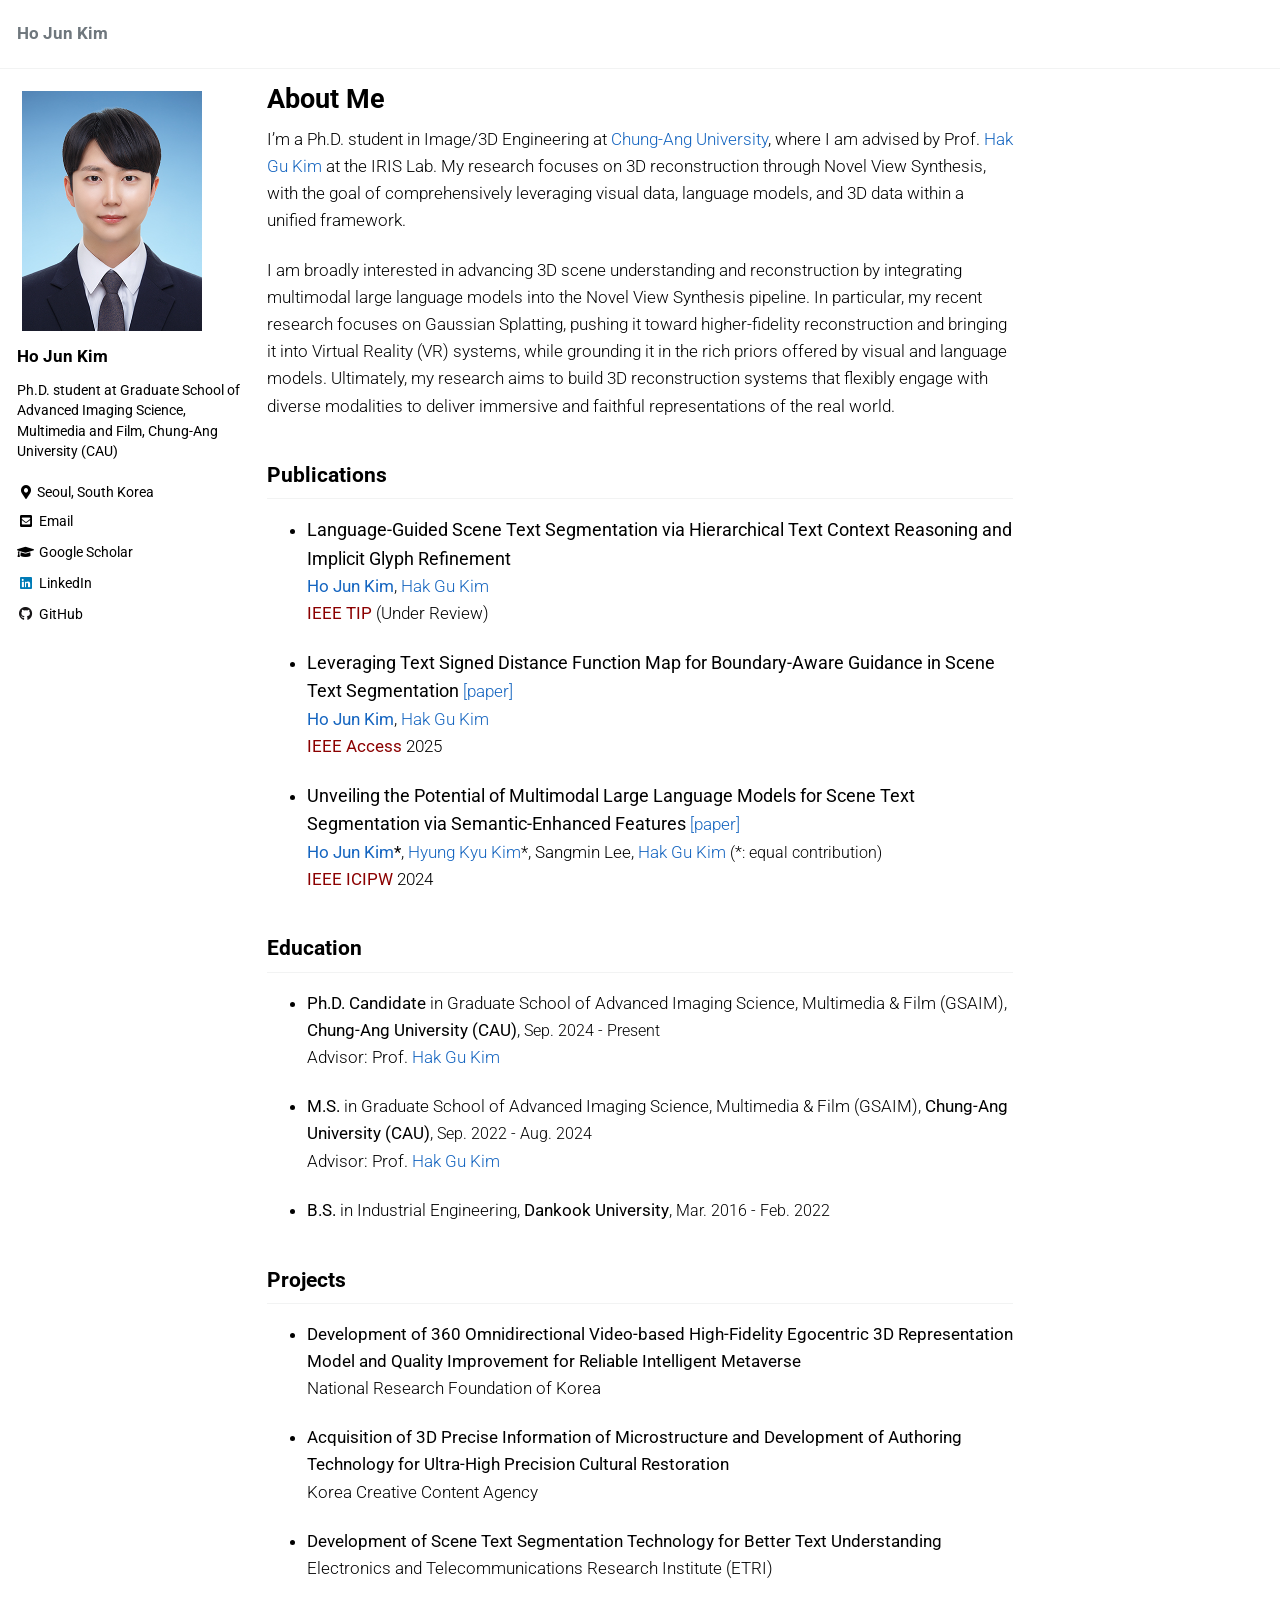
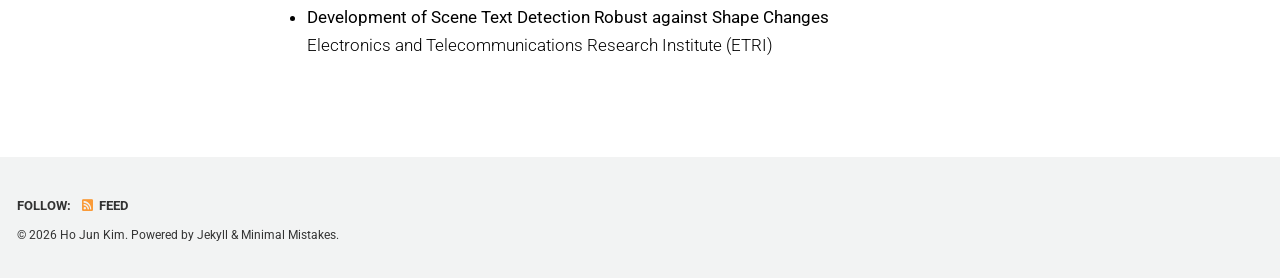
<file: index.html>
<!doctype html>
<!--
  Minimal Mistakes Jekyll Theme 4.24.0 by Michael Rose
  Copyright 2013-2020 Michael Rose - mademistakes.com | @mmistakes
  Free for personal and commercial use under the MIT license
  https://github.com/mmistakes/minimal-mistakes/blob/master/LICENSE
-->
<html lang="en" class="no-js">
  <head>
    <meta charset="utf-8">

<!-- begin _includes/seo.html --><title>About Me - Ho Jun Kim</title>
<meta name="description" content="About Me">


  <meta name="author" content="Ho Jun Kim">



<meta property="og:type" content="website">
<meta property="og:locale" content="en_US">
<meta property="og:site_name" content="Ho Jun Kim">
<meta property="og:title" content="About Me">
<meta property="og:url" content="https://khojun611.github.io//">


  <meta property="og:description" content="About Me">











  

  


<link rel="canonical" href="https://khojun611.github.io//">




<script type="application/ld+json">
  {
    "@context": "https://schema.org",

      "@type": "Person",
      "name": "Ho Jun Kim",
      "url": "https://khojun611.github.io//"

  }
</script>







<!-- end _includes/seo.html -->



  <link href="/feed.xml" type="application/atom+xml" rel="alternate" title="Ho Jun Kim Feed">


<!-- https://t.co/dKP3o1e -->
<meta name="viewport" content="width=device-width, initial-scale=1.0">

<script>
  document.documentElement.className = document.documentElement.className.replace(/\bno-js\b/g, '') + ' js ';
</script>

<!-- For all browsers -->
<link rel="stylesheet" href="/assets/css/main.css">
<link rel="stylesheet" href="/assets/css/custom.css">
<link rel="preload" href="https://cdn.jsdelivr.net/npm/@fortawesome/fontawesome-free@5/css/all.min.css" as="style" onload="this.onload=null;this.rel='stylesheet'">
<noscript><link rel="stylesheet" href="https://cdn.jsdelivr.net/npm/@fortawesome/fontawesome-free@5/css/all.min.css"></noscript>



    <!-- start custom head snippets -->

<!-- insert favicons. use https://realfavicongenerator.net/ -->

<!-- end custom head snippets -->

  </head>

  <body class="layout--single about-page">
    <nav class="skip-links">
  <ul>
    <li><a href="#site-nav" class="screen-reader-shortcut">Skip to primary navigation</a></li>
    <li><a href="#main" class="screen-reader-shortcut">Skip to content</a></li>
    <li><a href="#footer" class="screen-reader-shortcut">Skip to footer</a></li>
  </ul>
</nav>

    <!--[if lt IE 9]>
<div class="notice--danger align-center" style="margin: 0;">You are using an <strong>outdated</strong> browser. Please <a href="https://browsehappy.com/">upgrade your browser</a> to improve your experience.</div>
<![endif]-->

    

<div class="masthead">
  <div class="masthead__inner-wrap">
    <div class="masthead__menu">
      <nav id="site-nav" class="greedy-nav">
        
        <a class="site-title" href="/">
          Ho Jun Kim

        </a>
        <ul class="visible-links"></ul>
        
        <button class="greedy-nav__toggle hidden" type="button">
          <span class="visually-hidden">Toggle menu</span>
          <div class="navicon"></div>
        </button>
        <ul class="hidden-links hidden"></ul>
      </nav>
    </div>
  </div>
</div>


    <div class="initial-content">
      



<div id="main" role="main">
  
  <div class="sidebar sticky">
  


<div itemscope itemtype="https://schema.org/Person" class="h-card">

  
    <div class="author__avatar">
      <a href="https://khojun611.github.io//">
        <img src="/images/blue.jpg" alt="Ho Jun Kim" itemprop="image" class="u-photo">
      </a>
    </div>
  

  <div class="author__content">
    <h3 class="author__name p-name" itemprop="name">
      <a class="u-url" rel="me" href="https://khojun611.github.io//" itemprop="url">Ho Jun Kim</a>
    </h3>
    
      <div class="author__bio p-note" itemprop="description">
        <p>Ph.D. student at Graduate School of Advanced Imaging Science, Multimedia and Film, Chung-Ang University (CAU)</p>

      </div>
    
  </div>

  <div class="author__urls-wrapper">
    <button class="btn btn--inverse">Follow</button>
    <ul class="author__urls social-icons">
      
        <li itemprop="homeLocation" itemscope itemtype="https://schema.org/Place">
          <i class="fas fa-fw fa-map-marker-alt" aria-hidden="true"></i> <span itemprop="name" class="p-locality">Seoul, South Korea</span>
        </li>
      

      
        
          
            <li><a href="mailto:khojun611@cau.ac.kr" rel="nofollow noopener noreferrer me"><i class="fas fa-fw fa-envelope-square" aria-hidden="true"></i><span class="label">Email</span></a></li>



            <li><a href="https://scholar.google.com/citations?user=7jfSwlMAAAAJ&amp;hl=ko" rel="nofollow noopener noreferrer me"><i class="fas fa-graduation-cap" aria-hidden="true"></i><span class="label">Google Scholar</span></a></li>



            <li><a href="#" rel="nofollow noopener noreferrer me"><i class="fab fa-fw fa-linkedin" aria-hidden="true"></i><span class="label">LinkedIn</span></a></li>





            <li><a href="https://github.com/khojun611" rel="nofollow noopener noreferrer me"><i class="fab fa-fw fa-github" aria-hidden="true"></i><span class="label">GitHub</span></a></li>
          
        
          
        
      

      

      

      

      

      

      

      

      

      

      

      

      

      

      

      

      

      

      

      

      

      

      

      

      

      <!--
  <li>
    <a href="http://link-to-whatever-social-network.com/user/" itemprop="sameAs" rel="nofollow noopener noreferrer me">
      <i class="fas fa-fw" aria-hidden="true"></i> Custom Social Profile Link
    </a>
  </li>
-->
    </ul>
  </div>
</div>
  
  </div>


  <article class="page h-entry about-page" itemscope itemtype="https://schema.org/CreativeWork">
    <meta itemprop="headline" content="About Me">
    <meta itemprop="description" content="About Me">
    
    

    <div class="page__inner-wrap">
      
        <header>
          <h1 id="page-title" class="page__title p-name" itemprop="headline">
            <a href="https://khojun611.github.io//" class="u-url" itemprop="url">About Me
</a>
          </h1>
          


        </header>
      

      <section class="page__content e-content" itemprop="text">
        
        <p>I’m a Ph.D. student in Image/3D Engineering at <a href="https://www.cau.ac.kr/index.do">Chung-Ang University</a>, where I am advised by Prof. <a href="https://www.irislab.cau.ac.kr/members/pi">Hak Gu Kim</a> at the IRIS Lab. My research focuses on 3D reconstruction through Novel View Synthesis, with the goal of comprehensively leveraging visual data, language models, and 3D data within a unified framework.</p>

<!-- My research interest falls into enhancing the understanding of unstructured/video data modalities through the guidance of large language models. With these goals in mind, my recent focus has been on linking diverse modalities into the core of large language model **through the lens of graph-structured knowledge**, *e.g.* object graphs (3D vision), knowledge graphs (natural language), and scene graphs (video). In this endeavor, I work on building algorithms that leverage relational information of data therein, **revisiting real-world problems within a graph-based framework to provide a structured understanding of complex data modalities** in large language models. -->
<p>I am broadly interested in advancing 3D scene understanding and reconstruction by integrating multimodal large language models into the Novel View Synthesis pipeline. In particular, my recent research focuses on Gaussian Splatting, pushing it toward higher-fidelity reconstruction and bringing it into Virtual Reality (VR) systems, while grounding it in the rich priors offered by visual and language models. Ultimately, my research aims to build 3D reconstruction systems that flexibly engage with diverse modalities to deliver immersive and faithful representations of the real world.</p>

<!-- Before the LLM era, I worked on modeling complex modalities through the lens of graph-structured knowledge, revisiting real-world problems to provide compositional understanding to machine learning models. -->

<!-- - Multimodal Large Language Models: Generation and Comprehension
- Multimodal Reasoning
- Graphical User Interface (GUI) Agent
- Compositional Generalization (*a.k.a* Object-centric Learning)
- Graph-driven Compositional Modal Understanding -->

<!---**Learning on 3D Vision**\\
My primary research interest in 3D vision falls into two branches following: 1) **Cross-modal 3D understanding**. It aims to harness the power of auxiliary data modalities for an in-depth comprehension of complex 3D data. Currently, I'm working on open-vocabulary 3D scene segmentation with object-relational graphs leveraging recent language foundation models' capabilities. 2) **Sim-to-real adaptation for 3D data**. My recent research efforts have been dedicated to narrowing the domain gap between synthetic and real-world 3D data. Ranging from developing adaptation strategies to curating 3D photorealistic datasets, my recent objective is to facilitate successful sim-to-real transfer across a broad range of 3D vision tasks.
-->
<h2 id="publications">Publications</h2>
<ul>
  <li>
    <p><strong><font size="4">Language-Guided Scene Text Segmentation via Hierarchical Text Context Reasoning and Implicit Glyph Refinement</font></strong><br>
<strong><a href="https://khojun611.github.io/">Ho Jun Kim</a></strong>, <a href="https://hgkimcau.github.io/">Hak Gu Kim</a>
 <br>
<span style="color:darkred"><strong>IEEE TIP</strong></span> (Under Review)</p>
  </li>
  <li>
    <p><strong><font size="4">Leveraging Text Signed Distance Function Map for Boundary-Aware Guidance in Scene Text Segmentation</font></strong>
<a href="https://ieeexplore.ieee.org/abstract/document/10981835">[paper]</a> <br>
<strong><a href="https://khojun611.github.io/">Ho Jun Kim</a></strong>, <a href="https://hgkimcau.github.io/">Hak Gu Kim</a>
 <br>
<span style="color:darkred"><strong>IEEE Access</strong></span> 2025</p>
  </li>
  <li>
    <p><strong><font size="4">Unveiling the Potential of Multimodal Large Language Models for Scene Text Segmentation via Semantic-Enhanced Features</font></strong>
<a href="https://ieeexplore.ieee.org/abstract/document/10769199">[paper]</a> <br>
<strong><a href="https://khojun611.github.io/">Ho Jun Kim</a>*</strong>, <a href="https://kimhyungkyu-1208.github.io/HYUNG-KYU-KIM/">Hyung Kyu Kim</a>*, Sangmin Lee, <a href="https://hgkimcau.github.io/">Hak Gu Kim</a> <font size="3">(*: equal contribution)</font>
 <br>
<span style="color:darkred"><strong>IEEE ICIPW</strong></span> 2024</p>
  </li>
</ul>

<h2 id="education">Education</h2>
<ul>
  <li>
    <p><strong>Ph.D. Candidate</strong> in Graduate School of Advanced Imaging Science, Multimedia &amp; Film (GSAIM), <strong>Chung-Ang University (CAU)</strong>, <font size="3">Sep. 2024 - Present</font><br>
Advisor: Prof. <a href="https://www.irislab.cau.ac.kr/members/pi">Hak Gu Kim</a></p>
  </li>
  <li>
    <p><strong>M.S.</strong> in Graduate School of Advanced Imaging Science, Multimedia &amp; Film (GSAIM), <strong>Chung-Ang University (CAU)</strong>, <font size="3">Sep. 2022 - Aug. 2024</font><br>
Advisor: Prof. <a href="https://www.irislab.cau.ac.kr/members/pi">Hak Gu Kim</a></p>
  </li>
  <li>
    <p><strong>B.S.</strong> in Industrial Engineering, <strong>Dankook University</strong>, <font size="3">Mar. 2016 - Feb. 2022</font></p>
  </li>
</ul>

<h2 id="projects">Projects</h2>
<ul>
  <li>
    <p><strong>Development of 360 Omnidirectional Video-based High-Fidelity Egocentric 3D Representation Model and Quality Improvement for Reliable Intelligent Metaverse</strong><br>
National Research Foundation of Korea</p>
  </li>
  <li>
    <p><strong>Acquisition of 3D Precise Information of Microstructure and Development of Authoring Technology for Ultra-High Precision Cultural Restoration</strong><br>
Korea Creative Content Agency</p>
  </li>
  <li>
    <p><strong>Development of Scene Text Segmentation Technology for Better Text Understanding</strong><br>
Electronics and Telecommunications Research Institute (ETRI)</p>
  </li>
  <li>
    <p><strong>Development of Scene Text Detection Robust against Shape Changes</strong><br>
Electronics and Telecommunications Research Institute (ETRI)</p>
  </li>
</ul>

        
      </section>

      <footer class="page__meta">
        
        


        

      </footer>

      

      
    </div>

    
  </article>

  
  
</div>
    </div>

    

    <div id="footer" class="page__footer">
      <footer>
        <!-- start custom footer snippets -->

<!-- end custom footer snippets -->
        <div class="page__footer-follow">
  <ul class="social-icons">
    
      <li><strong>Follow:</strong></li>
    

    
      
        
      
        
      
        
      
        
      
        
      
        
      
    

    
      <li><a href="/feed.xml"><i class="fas fa-fw fa-rss-square" aria-hidden="true"></i> Feed</a></li>
    
  </ul>
</div>

<div class="page__footer-copyright">© 2026 Ho Jun Kim. Powered by <a href="https://jekyllrb.com" rel="nofollow">Jekyll</a> &amp; <a href="https://mademistakes.com/work/minimal-mistakes-jekyll-theme/" rel="nofollow">Minimal Mistakes</a>.</div>

      </footer>
    </div>

    
  <script src="/assets/js/main.min.js"></script>










  </body>
</html>
</file>
<file: assets/css/main.css>
@import url("https://fonts.googleapis.com/css2?family=Roboto:wght@300;400;500;700&family=Roboto+Slab:wght@300;400;500;700&display=swap");.page__content p,.page__content li,.page__content blockquote,.page__content td,.page__content th{font-family:'Roboto', sans-serif;font-weight:300;line-height:1.6em;color:#000}.page__content strong,.page__content b{font-weight:400}.navigation ul a{font-family:'Roboto Slab', serif;font-weight:400}a{text-decoration:none}a:hover{text-decoration:none}/*!
 * Minimal Mistakes Jekyll Theme 4.24.0 by Michael Rose
 * Copyright 2013-2020 Michael Rose - mademistakes.com | @mmistakes
 * Licensed under MIT (https://github.com/mmistakes/minimal-mistakes/blob/master/LICENSE)
*/.mfp-counter{font-family:"Roboto Slab",serif}.mfp-bg{top:0;left:0;width:100%;height:100%;z-index:1042;overflow:hidden;position:fixed;background:#000;opacity:.8;filter:alpha(opacity=80)}.mfp-wrap{top:0;left:0;width:100%;height:100%;z-index:1043;position:fixed;outline:none !important;-webkit-backface-visibility:hidden}.mfp-container{text-align:center;position:absolute;width:100%;height:100%;left:0;top:0;padding:0 8px;-webkit-box-sizing:border-box;-moz-box-sizing:border-box;box-sizing:border-box}.mfp-container:before{content:'';display:inline-block;height:100%;vertical-align:middle}.mfp-align-top .mfp-container:before{display:none}.mfp-content{position:relative;display:inline-block;vertical-align:middle;margin:0 auto;text-align:left;z-index:1045}.mfp-inline-holder .mfp-content,.mfp-ajax-holder .mfp-content{width:100%;cursor:auto}.mfp-ajax-cur{cursor:progress}.mfp-zoom-out-cur,.mfp-zoom-out-cur .mfp-image-holder .mfp-close{cursor:-moz-zoom-out;cursor:-webkit-zoom-out;cursor:zoom-out}.mfp-zoom{cursor:pointer;cursor:-webkit-zoom-in;cursor:-moz-zoom-in;cursor:zoom-in}.mfp-auto-cursor .mfp-content{cursor:auto}.mfp-close,.mfp-arrow,.mfp-preloader,.mfp-counter{-webkit-user-select:none;-moz-user-select:none;user-select:none}.mfp-loading.mfp-figure{display:none}.mfp-hide{display:none !important}.mfp-preloader{color:#ccc;position:absolute;top:50%;width:auto;text-align:center;margin-top:-0.8em;left:8px;right:8px;z-index:1044}.mfp-preloader a{color:#ccc}.mfp-preloader a:hover{color:#fff}.mfp-s-ready .mfp-preloader{display:none}.mfp-s-error .mfp-content{display:none}button.mfp-close,button.mfp-arrow{overflow:visible;cursor:pointer;background:transparent;border:0;-webkit-appearance:none;display:block;outline:none;padding:0;z-index:1046;-webkit-box-shadow:none;box-shadow:none}button::-moz-focus-inner{padding:0;border:0}.mfp-close{width:44px;height:44px;line-height:44px;position:absolute;right:0;top:0;text-decoration:none;text-align:center;opacity:1;filter:alpha(opacity=100);padding:0 0 18px 10px;color:#fff;font-style:normal;font-size:28px;font-family:"Roboto Slab",serif}.mfp-close:hover,.mfp-close:focus{opacity:1;filter:alpha(opacity=100)}.mfp-close:active{top:1px}.mfp-close-btn-in .mfp-close{color:#fff}.mfp-image-holder .mfp-close,.mfp-iframe-holder .mfp-close{color:#fff;right:-6px;text-align:right;padding-right:6px;width:100%}.mfp-counter{position:absolute;top:0;right:0;color:#ccc;font-size:12px;line-height:18px}.mfp-arrow{position:absolute;opacity:1;filter:alpha(opacity=100);margin:0;top:50%;margin-top:-55px;padding:0;width:90px;height:110px;-webkit-tap-highlight-color:transparent}.mfp-arrow:active{margin-top:-54px}.mfp-arrow:hover,.mfp-arrow:focus{opacity:1;filter:alpha(opacity=100)}.mfp-arrow:before,.mfp-arrow:after,.mfp-arrow .mfp-b,.mfp-arrow .mfp-a{content:'';display:block;width:0;height:0;position:absolute;left:0;top:0;margin-top:35px;margin-left:35px;border:medium inset transparent}.mfp-arrow:after,.mfp-arrow .mfp-a{border-top-width:13px;border-bottom-width:13px;top:8px}.mfp-arrow:before,.mfp-arrow .mfp-b{border-top-width:21px;border-bottom-width:21px;opacity:0.7}.mfp-arrow-left{left:0}.mfp-arrow-left:after,.mfp-arrow-left .mfp-a{border-right:17px solid #fff;margin-left:31px}.mfp-arrow-left:before,.mfp-arrow-left .mfp-b{margin-left:25px;border-right:27px solid #fff}.mfp-arrow-right{right:0}.mfp-arrow-right:after,.mfp-arrow-right .mfp-a{border-left:17px solid #fff;margin-left:39px}.mfp-arrow-right:before,.mfp-arrow-right .mfp-b{border-left:27px solid #fff}.mfp-iframe-holder{padding-top:40px;padding-bottom:40px}.mfp-iframe-holder .mfp-content{line-height:0;width:100%;max-width:900px}.mfp-iframe-holder .mfp-close{top:-40px}.mfp-iframe-scaler{width:100%;height:0;overflow:hidden;padding-top:56.25%}.mfp-iframe-scaler iframe{position:absolute;display:block;top:0;left:0;width:100%;height:100%;box-shadow:0 0 8px rgba(0,0,0,0.6);background:#000}img.mfp-img{width:auto;max-width:100%;height:auto;display:block;line-height:0;-webkit-box-sizing:border-box;-moz-box-sizing:border-box;box-sizing:border-box;padding:40px 0 40px;margin:0 auto}.mfp-figure{line-height:0}.mfp-figure:after{content:'';position:absolute;left:0;top:40px;bottom:40px;display:block;right:0;width:auto;height:auto;z-index:-1;box-shadow:0 0 8px rgba(0,0,0,0.6);background:#444}.mfp-figure small{color:#bdbdbd;display:block;font-size:12px;line-height:14px}.mfp-figure figure{margin:0}.mfp-figure figcaption{margin-top:0;margin-bottom:0}.mfp-bottom-bar{margin-top:-36px;position:absolute;top:100%;left:0;width:100%;cursor:auto}.mfp-title{text-align:left;line-height:18px;color:#f3f3f3;word-wrap:break-word;padding-right:36px}.mfp-image-holder .mfp-content{max-width:100%}.mfp-gallery .mfp-image-holder .mfp-figure{cursor:pointer}@media screen and (max-width: 800px) and (orientation: landscape), screen and (max-height: 300px){.mfp-img-mobile .mfp-image-holder{padding-left:0;padding-right:0}.mfp-img-mobile img.mfp-img{padding:0}.mfp-img-mobile .mfp-figure:after{top:0;bottom:0}.mfp-img-mobile .mfp-figure small{display:inline;margin-left:5px}.mfp-img-mobile .mfp-bottom-bar{background:rgba(0,0,0,0.6);bottom:0;margin:0;top:auto;padding:3px 5px;position:fixed;-webkit-box-sizing:border-box;-moz-box-sizing:border-box;box-sizing:border-box}.mfp-img-mobile .mfp-bottom-bar:empty{padding:0}.mfp-img-mobile .mfp-counter{right:5px;top:3px}.mfp-img-mobile .mfp-close{top:0;right:0;width:35px;height:35px;line-height:35px;background:rgba(0,0,0,0.6);position:fixed;text-align:center;padding:0}}@media all and (max-width: 900px){.mfp-arrow{-webkit-transform:scale(0.75);transform:scale(0.75)}.mfp-arrow-left{-webkit-transform-origin:0;transform-origin:0}.mfp-arrow-right{-webkit-transform-origin:100%;transform-origin:100%}.mfp-container{padding-left:6px;padding-right:6px}}.mfp-ie7 .mfp-img{padding:0}.mfp-ie7 .mfp-bottom-bar{width:600px;left:50%;margin-left:-300px;margin-top:5px;padding-bottom:5px}.mfp-ie7 .mfp-container{padding:0}.mfp-ie7 .mfp-content{padding-top:44px}.mfp-ie7 .mfp-close{top:0;right:0;padding-top:0}a:focus,button:focus{outline:thin dotted #6f777d;outline:5px auto #6f777d;outline-offset:-2px}*{box-sizing:border-box}html{box-sizing:border-box;background-color:#fff;font-size:16px;-webkit-text-size-adjust:100%;-ms-text-size-adjust:100%}@media (min-width: 48em){html{font-size:15px}}@media (min-width: 57.8125em){html{font-size:15px}}@media (min-width: 80em){html{font-size:17px}}body{margin:0}::-moz-selection{color:#fff;background:#000}::selection{color:#fff;background:#000}article,aside,details,figcaption,figure,footer,header,hgroup,main,nav,section{display:block}audio,canvas,video{display:inline-block;*display:inline;*zoom:1}audio:not([controls]){display:none}a{color:#0E710E}a:hover,a:active{outline:0}sub,sup{position:relative;font-size:75%;line-height:0;vertical-align:baseline}sup{top:-0.5em}sub{bottom:-0.25em}img{max-width:100%;width:auto\9;height:auto;vertical-align:middle;border:0;-ms-interpolation-mode:bicubic}#map_canvas img,.google-maps img{max-width:none}button,input,select,textarea{margin:0;font-size:100%;vertical-align:middle}button,input{*overflow:visible;line-height:normal}button::-moz-focus-inner,input::-moz-focus-inner{padding:0;border:0}button,html input[type="button"],input[type="reset"],input[type="submit"]{-webkit-appearance:button;cursor:pointer}label,select,button,input[type="button"],input[type="reset"],input[type="submit"],input[type="radio"],input[type="checkbox"]{cursor:pointer}input[type="search"]{box-sizing:border-box;-webkit-appearance:textfield}input[type="search"]::-webkit-search-decoration,input[type="search"]::-webkit-search-cancel-button{-webkit-appearance:none}textarea{overflow:auto;vertical-align:top}html{position:relative;min-height:100%}body{margin:0;padding:0;color:#000;font-family:"Roboto",sans-serif;line-height:1.5}body.overflow--hidden{overflow:hidden}h1,h2,h3,h4,h5,h6{margin:2em 0 0.5em;line-height:1.2;font-family:"Roboto",sans-serif;font-weight:bold}h1{margin-top:0;font-size:1.563em}h2{font-size:1.25em}h3{font-size:1.125em}h4{font-size:1.0625em}h5{font-size:1.03125em}h6{font-size:1em}small,.small{font-size:.75em}p{margin-bottom:1.3em}u,ins{text-decoration:none;border-bottom:1px solid #000}u a,ins a{color:inherit}del a{color:inherit}p,pre,blockquote,ul,ol,dl,figure,table,fieldset{orphans:3;widows:3}abbr[title],abbr[data-original-title]{text-decoration:none;cursor:help;border-bottom:1px dotted #000}blockquote{margin:2em 1em 2em 0;padding-left:1em;padding-right:1em;font-style:italic;border-left:0.25em solid #6f777d}blockquote cite{font-style:italic}blockquote cite:before{content:"\2014";padding-right:5px}a:visited{color:#0E710E}a:hover{color:#0b550b;outline:0}tt,code,kbd,samp,pre{font-family:Monaco,Consolas,"Lucida Console",monospace}pre{overflow-x:auto}p>code,a>code,li>code,figcaption>code,td>code{padding-top:0.1rem;padding-bottom:0.1rem;font-size:0.8em;background:#fafafa;border-radius:4px}p>code:before,p>code:after,a>code:before,a>code:after,li>code:before,li>code:after,figcaption>code:before,figcaption>code:after,td>code:before,td>code:after{letter-spacing:-0.2em;content:"\00a0"}hr{display:block;margin:1em 0;border:0;border-top:1px solid #f2f3f3}ul li,ol li{margin-bottom:0.5em}li ul,li ol{margin-top:0.5em}figure{display:-webkit-box;display:flex;-webkit-box-pack:justify;justify-content:space-between;-webkit-box-align:start;align-items:flex-start;flex-wrap:wrap;margin:2em 0}figure img,figure iframe,figure .fluid-width-video-wrapper{margin-bottom:1em}figure img{width:100%;border-radius:4px;-webkit-transition:all 0.2s ease-in-out;transition:all 0.2s ease-in-out}figure>a{display:block}@media (min-width: 37.5em){figure.half>a,figure.half>img{width:calc(50% - 0.5em)}}figure.half figcaption{width:100%}@media (min-width: 37.5em){figure.third>a,figure.third>img{width:calc(33.3333% - 0.5em)}}figure.third figcaption{width:100%}figcaption{margin-bottom:0.5em;color:#333;font-family:"Roboto Slab",serif;font-size:.75em}figcaption a{-webkit-transition:all 0.2s ease-in-out;transition:all 0.2s ease-in-out}figcaption a:hover{color:#0b550b}svg:not(:root){overflow:hidden}nav ul{margin:0;padding:0}nav li{list-style:none}nav a{text-decoration:none}nav ul li,nav ol li{margin-bottom:0}nav li ul,nav li ol{margin-top:0}b,i,strong,em,blockquote,p,q,span,figure,img,h1,h2,header,input,a,tr,td,form button,input[type="submit"],.btn,.highlight,.archive__item-teaser{-webkit-transition:all 0.2s ease-in-out;transition:all 0.2s ease-in-out}form{margin:0 0 5px 0;padding:1em;background-color:#f2f3f3}form fieldset{margin-bottom:5px;padding:0;border-width:0}form legend{display:block;width:100%;margin-bottom:10px;*margin-left:-7px;padding:0;color:#000;border:0;white-space:normal}form p{margin-bottom:2.5px}form ul{list-style-type:none;margin:0 0 5px 0;padding:0}form br{display:none}label,input,button,select,textarea{vertical-align:baseline;*vertical-align:middle}input,button,select,textarea{box-sizing:border-box;font-family:-apple-system,BlinkMacSystemFont,"Roboto","Segoe UI","Helvetica Neue","Lucida Grande",Arial,sans-serif}label{display:block;margin-bottom:0.25em;color:#000;cursor:pointer}label small{font-size:.75em}label input,label textarea,label select{display:block}input,textarea,select{display:inline-block;width:100%;padding:0.25em;margin-bottom:0.5em;color:#000;background-color:#fff;border:#f2f3f3;border-radius:4px;box-shadow:0 1px 1px rgba(0,0,0,0.125)}.input-mini{width:60px}.input-small{width:90px}input[type="image"],input[type="checkbox"],input[type="radio"]{width:auto;height:auto;padding:0;margin:3px 0;*margin-top:0;line-height:normal;cursor:pointer;border-radius:0;border:0 \9;box-shadow:none}input[type="checkbox"],input[type="radio"]{box-sizing:border-box;padding:0;*width:13px;*height:13px}input[type="image"]{border:0}input[type="file"]{width:auto;padding:initial;line-height:initial;border:initial;background-color:transparent;background-color:initial;box-shadow:none}input[type="button"],input[type="reset"],input[type="submit"]{width:auto;height:auto;cursor:pointer;*overflow:visible}select,input[type="file"]{*margin-top:4px}select{width:auto;background-color:#fff}select[multiple],select[size]{height:auto}textarea{resize:vertical;height:auto;overflow:auto;vertical-align:top}input[type="hidden"]{display:none}.form{position:relative}.radio,.checkbox{padding-left:18px;font-weight:normal}.radio input[type="radio"],.checkbox input[type="checkbox"]{float:left;margin-left:-18px}.radio.inline,.checkbox.inline{display:inline-block;padding-top:5px;margin-bottom:0;vertical-align:middle}.radio.inline+.radio.inline,.checkbox.inline+.checkbox.inline{margin-left:10px}input[disabled],select[disabled],textarea[disabled],input[readonly],select[readonly],textarea[readonly]{opacity:0.5;cursor:not-allowed}input:focus,textarea:focus{border-color:#6f777d;outline:0;outline:thin dotted \9;box-shadow:inset 0 1px 3px rgba(0,0,0,0.06),0 0 5px rgba(111,119,125,0.7)}input[type="file"]:focus,input[type="radio"]:focus,input[type="checkbox"]:focus,select:focus{box-shadow:none}.help-block,.help-inline{color:#333}.help-block{display:block;margin-bottom:1em;line-height:1em}.help-inline{display:inline-block;vertical-align:middle;padding-left:5px}.form-group{margin-bottom:5px;padding:0;border-width:0}.form-inline input,.form-inline textarea,.form-inline select{display:inline-block;margin-bottom:0}.form-inline label{display:inline-block}.form-inline .radio,.form-inline .checkbox,.form-inline .radio{padding-left:0;margin-bottom:0;vertical-align:middle}.form-inline .radio input[type="radio"],.form-inline .checkbox input[type="checkbox"]{float:left;margin-left:0;margin-right:3px}.form-search input,.form-search textarea,.form-search select{display:inline-block;margin-bottom:0}.form-search .search-query{padding-left:14px;padding-right:14px;margin-bottom:0;border-radius:14px}.form-search label{display:inline-block}.form-search .radio,.form-search .checkbox,.form-inline .radio{padding-left:0;margin-bottom:0;vertical-align:middle}.form-search .radio input[type="radio"],.form-search .checkbox input[type="checkbox"]{float:left;margin-left:0;margin-right:3px}.form--loading:before{content:""}.form--loading .form__spinner{display:block}.form:before{position:absolute;top:0;left:0;width:100%;height:100%;background-color:rgba(255,255,255,0.7);z-index:10}.form__spinner{display:none;position:absolute;top:50%;left:50%;z-index:11}table{display:block;margin-bottom:1em;width:100%;font-family:"Roboto",sans-serif;font-size:.75em;border-collapse:collapse;overflow-x:auto}table+table{margin-top:1em}thead{background-color:#f2f3f3;border-bottom:2px solid #b6b6b6}th{padding:0.5em;font-weight:bold;text-align:left}td{padding:0.5em;border-bottom:1px solid #b6b6b6}tr,td,th{vertical-align:middle}@-webkit-keyframes intro{0%{opacity:0}100%{opacity:1}}@keyframes intro{0%{opacity:0}100%{opacity:1}}.btn{display:inline-block;margin-bottom:0.25em;padding:0.5em 1em;font-family:-apple-system,BlinkMacSystemFont,"Roboto","Segoe UI","Helvetica Neue","Lucida Grande",Arial,sans-serif;font-size:.75em;font-weight:bold;text-align:center;text-decoration:none;border-width:0;border-radius:4px;cursor:pointer}.btn .icon{margin-right:0.5em}.btn .icon+.hidden{margin-left:-0.5em}.btn--primary{background-color:#6f777d;color:#fff}.btn--primary:visited{background-color:#6f777d;color:#fff}.btn--primary:hover{background-color:#595f64;color:#fff}.btn--inverse{background-color:#fff;color:#3d4144;border:1px solid #f2f3f3}.btn--inverse:visited{background-color:#fff;color:#3d4144}.btn--inverse:hover{background-color:#ccc;color:#3d4144}.btn--light-outline{background-color:transparent;color:#fff;border:1px solid #fff}.btn--light-outline:visited{background-color:transparent;color:#fff}.btn--light-outline:hover{background-color:rgba(0,0,0,0.2);color:#fff}.btn--success{background-color:#3fa63f;color:#fff}.btn--success:visited{background-color:#3fa63f;color:#fff}.btn--success:hover{background-color:#328532;color:#fff}.btn--warning{background-color:#d67f05;color:#fff}.btn--warning:visited{background-color:#d67f05;color:#fff}.btn--warning:hover{background-color:#ab6604;color:#fff}.btn--danger{background-color:#ee5f5b;color:#fff}.btn--danger:visited{background-color:#ee5f5b;color:#fff}.btn--danger:hover{background-color:#be4c49;color:#fff}.btn--info{background-color:#3b9cba;color:#fff}.btn--info:visited{background-color:#3b9cba;color:#fff}.btn--info:hover{background-color:#2f7d95;color:#fff}.btn--facebook{background-color:#3b5998;color:#fff}.btn--facebook:visited{background-color:#3b5998;color:#fff}.btn--facebook:hover{background-color:#2f477a;color:#fff}.btn--twitter{background-color:#55acee;color:#fff}.btn--twitter:visited{background-color:#55acee;color:#fff}.btn--twitter:hover{background-color:#448abe;color:#fff}.btn--linkedin{background-color:#007bb6;color:#fff}.btn--linkedin:visited{background-color:#007bb6;color:#fff}.btn--linkedin:hover{background-color:#006292;color:#fff}.btn--block{display:block;width:100%}.btn--block+.btn--block{margin-top:0.25em}.btn--disabled{pointer-events:none;cursor:not-allowed;filter:alpha(opacity=65);box-shadow:none;opacity:0.65}.btn--x-large{font-size:1.25em}.btn--large{font-size:1em}.btn--small{font-size:.6875em}.notice{margin:2em 0 !important;padding:1em;color:#000;font-family:"Roboto",sans-serif;font-size:.75em !important;text-indent:initial;background-color:#f2f3f3;border-radius:4px;box-shadow:0 1px 1px rgba(189,193,196,0.25)}.notice h4{margin-top:0 !important;margin-bottom:0.75em;line-height:inherit}.page__content .notice h4{margin-bottom:0;font-size:1em}.notice p:last-child{margin-bottom:0 !important}.notice h4+p{margin-top:0;padding-top:0}.notice a{color:#aaaeb0}.notice a:hover{color:#5f6162}.notice code{background-color:#f8f9f9}.notice pre code{background-color:inherit}.notice ul:last-child{margin-bottom:0}.notice--primary{margin:2em 0 !important;padding:1em;color:#000;font-family:"Roboto",sans-serif;font-size:.75em !important;text-indent:initial;background-color:#e2e4e5;border-radius:4px;box-shadow:0 1px 1px rgba(111,119,125,0.25)}.notice--primary h4{margin-top:0 !important;margin-bottom:0.75em;line-height:inherit}.page__content .notice--primary h4{margin-bottom:0;font-size:1em}.notice--primary p:last-child{margin-bottom:0 !important}.notice--primary h4+p{margin-top:0;padding-top:0}.notice--primary a{color:#646b71}.notice--primary a:hover{color:#383c3f}.notice--primary code{background-color:#f1f1f2}.notice--primary pre code{background-color:inherit}.notice--primary ul:last-child{margin-bottom:0}.notice--info{margin:2em 0 !important;padding:1em;color:#000;font-family:"Roboto",sans-serif;font-size:.75em !important;text-indent:initial;background-color:#d8ebf1;border-radius:4px;box-shadow:0 1px 1px rgba(59,156,186,0.25)}.notice--info h4{margin-top:0 !important;margin-bottom:0.75em;line-height:inherit}.page__content .notice--info h4{margin-bottom:0;font-size:1em}.notice--info p:last-child{margin-bottom:0 !important}.notice--info h4+p{margin-top:0;padding-top:0}.notice--info a{color:#358ca7}.notice--info a:hover{color:#1e4e5d}.notice--info code{background-color:#ebf5f8}.notice--info pre code{background-color:inherit}.notice--info ul:last-child{margin-bottom:0}.notice--warning{margin:2em 0 !important;padding:1em;color:#000;font-family:"Roboto",sans-serif;font-size:.75em !important;text-indent:initial;background-color:#f7e5cd;border-radius:4px;box-shadow:0 1px 1px rgba(214,127,5,0.25)}.notice--warning h4{margin-top:0 !important;margin-bottom:0.75em;line-height:inherit}.page__content .notice--warning h4{margin-bottom:0;font-size:1em}.notice--warning p:last-child{margin-bottom:0 !important}.notice--warning h4+p{margin-top:0;padding-top:0}.notice--warning a{color:#c17205}.notice--warning a:hover{color:#6b4003}.notice--warning code{background-color:#fbf2e6}.notice--warning pre code{background-color:inherit}.notice--warning ul:last-child{margin-bottom:0}.notice--success{margin:2em 0 !important;padding:1em;color:#000;font-family:"Roboto",sans-serif;font-size:.75em !important;text-indent:initial;background-color:#d9edd9;border-radius:4px;box-shadow:0 1px 1px rgba(63,166,63,0.25)}.notice--success h4{margin-top:0 !important;margin-bottom:0.75em;line-height:inherit}.page__content .notice--success h4{margin-bottom:0;font-size:1em}.notice--success p:last-child{margin-bottom:0 !important}.notice--success h4+p{margin-top:0;padding-top:0}.notice--success a{color:#399539}.notice--success a:hover{color:#205320}.notice--success code{background-color:#ecf6ec}.notice--success pre code{background-color:inherit}.notice--success ul:last-child{margin-bottom:0}.notice--danger{margin:2em 0 !important;padding:1em;color:#000;font-family:"Roboto",sans-serif;font-size:.75em !important;text-indent:initial;background-color:#fcdfde;border-radius:4px;box-shadow:0 1px 1px rgba(238,95,91,0.25)}.notice--danger h4{margin-top:0 !important;margin-bottom:0.75em;line-height:inherit}.page__content .notice--danger h4{margin-bottom:0;font-size:1em}.notice--danger p:last-child{margin-bottom:0 !important}.notice--danger h4+p{margin-top:0;padding-top:0}.notice--danger a{color:#d65652}.notice--danger a:hover{color:#77302e}.notice--danger code{background-color:#fdefef}.notice--danger pre code{background-color:inherit}.notice--danger ul:last-child{margin-bottom:0}.masthead{position:relative;border-bottom:1px solid #f2f3f3;-webkit-animation:intro 0.3s both;animation:intro 0.3s both;-webkit-animation-delay:0.15s;animation-delay:0.15s;z-index:20}.masthead__inner-wrap{clear:both;margin-left:auto;margin-right:auto;padding:1em;max-width:100%;display:-webkit-box;display:-ms-flexbox;display:flex;-webkit-box-pack:justify;-ms-flex-pack:justify;justify-content:space-between;font-family:-apple-system,BlinkMacSystemFont,"Roboto","Segoe UI","Helvetica Neue","Lucida Grande",Arial,sans-serif}.masthead__inner-wrap::after{clear:both;content:"";display:table}@media (min-width: 80em){.masthead__inner-wrap{max-width:1280px}}.masthead__inner-wrap nav{z-index:10}.masthead__inner-wrap a{text-decoration:none}.site-logo img{max-height:2rem}.site-title{display:-webkit-box;display:-ms-flexbox;display:flex;-ms-flex-item-align:center;align-self:center;font-weight:bold}.site-subtitle{display:block;font-size:.625em}.masthead__menu{float:left;margin-left:0;margin-right:0;width:100%;clear:both}.masthead__menu .site-nav{margin-left:0}@media (min-width: 37.5em){.masthead__menu .site-nav{float:right}}.masthead__menu ul{margin:0;padding:0;clear:both;list-style-type:none}.masthead__menu-item{display:block;list-style-type:none;white-space:nowrap}.masthead__menu-item--lg{padding-right:2em;font-weight:700}.breadcrumbs{clear:both;margin:0 auto;max-width:100%;padding-left:1em;padding-right:1em;font-family:-apple-system,BlinkMacSystemFont,"Roboto","Segoe UI","Helvetica Neue","Lucida Grande",Arial,sans-serif;-webkit-animation:intro 0.3s both;animation:intro 0.3s both;-webkit-animation-delay:0.3s;animation-delay:0.3s}.breadcrumbs::after{clear:both;content:"";display:table}@media (min-width: 80em){.breadcrumbs{max-width:1280px}}.breadcrumbs ol{padding:0;list-style:none;font-size:.75em}@media (min-width: 57.8125em){.breadcrumbs ol{float:right;width:calc(100% - 150px)}}@media (min-width: 80em){.breadcrumbs ol{width:calc(100% - 250px)}}.breadcrumbs li{display:inline}.breadcrumbs .current{font-weight:bold}.pagination{clear:both;float:left;margin-top:1em;padding-top:1em;width:100%}.pagination::after{clear:both;content:"";display:table}.pagination ul{margin:0;padding:0;list-style-type:none;font-family:-apple-system,BlinkMacSystemFont,"Roboto","Segoe UI","Helvetica Neue","Lucida Grande",Arial,sans-serif}.pagination li{display:block;float:left;margin-left:-1px}.pagination li a{display:block;margin-bottom:0.25em;padding:0.5em 1em;font-family:-apple-system,BlinkMacSystemFont,"Roboto","Segoe UI","Helvetica Neue","Lucida Grande",Arial,sans-serif;font-size:14px;font-weight:bold;line-height:1.5;text-align:center;text-decoration:none;color:#333;border:1px solid #b6b6b6;border-radius:0}.pagination li a:hover{color:#0b550b}.pagination li a.current,.pagination li a.current.disabled{color:#fff;background:#6f777d}.pagination li a.disabled{color:rgba(51,51,51,0.5);pointer-events:none;cursor:not-allowed}.pagination li:first-child{margin-left:0}.pagination li:first-child a{border-top-left-radius:4px;border-bottom-left-radius:4px}.pagination li:last-child a{border-top-right-radius:4px;border-bottom-right-radius:4px}.pagination--pager{display:block;padding:1em 2em;float:left;width:50%;font-family:-apple-system,BlinkMacSystemFont,"Roboto","Segoe UI","Helvetica Neue","Lucida Grande",Arial,sans-serif;font-size:1em;font-weight:bold;text-align:center;text-decoration:none;color:#333;border:1px solid #b6b6b6;border-radius:4px}.pagination--pager:hover{background-color:#333;color:#fff}.pagination--pager:first-child{border-top-right-radius:0;border-bottom-right-radius:0}.pagination--pager:last-child{margin-left:-1px;border-top-left-radius:0;border-bottom-left-radius:0}.pagination--pager.disabled{color:rgba(51,51,51,0.5);pointer-events:none;cursor:not-allowed}.page__content+.pagination,.page__meta+.pagination,.comment__date+.pagination,.page__share+.pagination,.page__comments+.pagination{margin-top:2em;padding-top:2em;border-top:1px solid #f2f3f3}.greedy-nav{position:relative;display:-webkit-box;display:-ms-flexbox;display:flex;-webkit-box-align:center;-ms-flex-align:center;align-items:center;min-height:2em;background:#fff}.greedy-nav a{display:block;margin:0 1rem;color:#6f777d;text-decoration:none;-webkit-transition:none;transition:none}.greedy-nav a:hover{color:#53595e}.greedy-nav a.site-logo{margin-left:0;margin-right:0.5rem}.greedy-nav a.site-title{margin-left:0}.greedy-nav img{-webkit-transition:none;transition:none}.greedy-nav__toggle{-ms-flex-item-align:center;align-self:center;height:2rem;border:0;outline:none;background-color:transparent;cursor:pointer}.greedy-nav .visible-links{display:-webkit-box;display:-ms-flexbox;display:flex;-webkit-box-pack:end;-ms-flex-pack:end;justify-content:flex-end;-webkit-box-flex:1;-ms-flex:1;flex:1;overflow:hidden}.greedy-nav .visible-links li{-webkit-box-flex:0;-ms-flex:none;flex:none}.greedy-nav .visible-links a{position:relative}.greedy-nav .visible-links a:before{content:"";position:absolute;left:0;bottom:0;height:4px;background:#6f777d;width:100%;-webkit-transition:all 0.2s ease-in-out;transition:all 0.2s ease-in-out;-webkit-transform:scaleX(0) translate3d(0, 0, 0);transform:scaleX(0) translate3d(0, 0, 0)}.greedy-nav .visible-links a:hover:before{-webkit-transform:scaleX(1);-ms-transform:scaleX(1);transform:scaleX(1)}.greedy-nav .hidden-links{position:absolute;top:100%;right:0;margin-top:15px;padding:5px;border:1px solid #f2f3f3;border-radius:4px;background:#fff;-webkit-box-shadow:0 2px 4px 0 rgba(0,0,0,0.16),0 2px 10px 0 rgba(0,0,0,0.12);box-shadow:0 2px 4px 0 rgba(0,0,0,0.16),0 2px 10px 0 rgba(0,0,0,0.12)}.greedy-nav .hidden-links.hidden{display:none}.greedy-nav .hidden-links a{margin:0;padding:10px 20px;font-size:1em}.greedy-nav .hidden-links a:hover{color:#53595e;background:#dbdddf}.greedy-nav .hidden-links:before{content:"";position:absolute;top:-11px;right:10px;width:0;border-style:solid;border-width:0 10px 10px;border-color:#f2f3f3 transparent;display:block;z-index:0}.greedy-nav .hidden-links:after{content:"";position:absolute;top:-10px;right:10px;width:0;border-style:solid;border-width:0 10px 10px;border-color:#fff transparent;display:block;z-index:1}.greedy-nav .hidden-links li{display:block;border-bottom:1px solid #f2f3f3}.greedy-nav .hidden-links li:last-child{border-bottom:none}.no-js .greedy-nav .visible-links{-ms-flex-wrap:wrap;flex-wrap:wrap;overflow:visible}.nav__list{margin-bottom:1.5em}.nav__list input[type="checkbox"],.nav__list label{display:none}@media (max-width: 57.75em){.nav__list label{position:relative;display:inline-block;padding:0.5em 2.5em 0.5em 1em;color:#7a8288;font-size:.75em;font-weight:bold;border:1px solid #bdc1c4;border-radius:4px;z-index:20;-webkit-transition:0.2s ease-out;transition:0.2s ease-out;cursor:pointer}.nav__list label:before,.nav__list label:after{content:"";position:absolute;right:1em;top:1.25em;width:0.75em;height:0.125em;line-height:1;background-color:#7a8288;-webkit-transition:0.2s ease-out;transition:0.2s ease-out}.nav__list label:after{-webkit-transform:rotate(90deg);-ms-transform:rotate(90deg);transform:rotate(90deg)}.nav__list label:hover{color:#fff;border-color:#7a8288;background-color:#333}.nav__list label:hover:before,.nav__list label:hover:after{background-color:#fff}.nav__list input:checked+label{color:white;background-color:#333}.nav__list input:checked+label:before,.nav__list input:checked+label:after{background-color:#fff}.nav__list label:hover:after{-webkit-transform:rotate(90deg);-ms-transform:rotate(90deg);transform:rotate(90deg)}.nav__list input:checked+label:hover:after{-webkit-transform:rotate(0);-ms-transform:rotate(0);transform:rotate(0)}.nav__list ul{margin-bottom:1em}.nav__list a{display:block;padding:0.25em 0}}@media (max-width: 57.75em) and (min-width: 57.8125em){.nav__list a{padding-top:0.125em;padding-bottom:0.125em}}@media (max-width: 57.75em){.nav__list a:hover{text-decoration:underline}}.nav__list .nav__items{margin:0;font-size:1.25rem}.nav__list .nav__items a{color:inherit}.nav__list .nav__items .active{margin-left:-0.5em;padding-left:0.5em;padding-right:0.5em;font-weight:bold}@media (max-width: 57.75em){.nav__list .nav__items{position:relative;max-height:0;opacity:0%;overflow:hidden;z-index:10;-webkit-transition:0.3s ease-in-out;transition:0.3s ease-in-out;-webkit-transform:translate(0, 10%);-ms-transform:translate(0, 10%);transform:translate(0, 10%)}}@media (max-width: 57.75em){.nav__list input:checked ~ .nav__items{-webkit-transition:0.5s ease-in-out;transition:0.5s ease-in-out;max-height:9999px;overflow:visible;opacity:1;margin-top:1em;-webkit-transform:translate(0, 0);-ms-transform:translate(0, 0);transform:translate(0, 0)}}.nav__title{margin:0;padding:0.5rem 0.75rem;font-family:-apple-system,BlinkMacSystemFont,"Roboto","Segoe UI","Helvetica Neue","Lucida Grande",Arial,sans-serif;font-size:1em;font-weight:bold}.nav__sub-title{display:block;margin:0.5rem 0;padding:0.25rem 0;font-family:-apple-system,BlinkMacSystemFont,"Roboto","Segoe UI","Helvetica Neue","Lucida Grande",Arial,sans-serif;font-size:.75em;font-weight:bold;text-transform:uppercase;border-bottom:1px solid #f2f3f3}.toc{font-family:-apple-system,BlinkMacSystemFont,"Roboto","Segoe UI","Helvetica Neue","Lucida Grande",Arial,sans-serif;color:#7a8288;background-color:#fff;border:1px solid #f2f3f3;border-radius:4px;-webkit-box-shadow:0 1px 1px rgba(0,0,0,0.125);box-shadow:0 1px 1px rgba(0,0,0,0.125)}.toc .nav__title{color:#fff;font-size:.75em;background:#6f777d;border-top-left-radius:4px;border-top-right-radius:4px}.toc .active a{background-color:#e2e4e5;color:#3d4144}.toc__menu{margin:0;padding:0;width:100%;list-style:none;font-size:.75em}@media (min-width: 57.8125em){.toc__menu{font-size:.6875em}}.toc__menu a{display:block;padding:0.25rem 0.75rem;color:#333;font-weight:bold;line-height:1.5;border-bottom:1px solid #f2f3f3}.toc__menu a:hover{color:#000}.toc__menu li ul>li a{padding-left:1.25rem;font-weight:normal}.toc__menu li ul li ul>li a{padding-left:1.75rem}.toc__menu li ul li ul li ul>li a{padding-left:2.25rem}.toc__menu li ul li ul li ul li ul>li a{padding-left:2.75rem}.toc__menu li ul li ul li ul li ul li ul>li a{padding-left:3.25rem}.page__footer{clear:both;float:left;margin-left:0;margin-right:0;width:100%;margin-top:3em;color:#333;-webkit-animation:intro 0.3s both;animation:intro 0.3s both;-webkit-animation-delay:0.45s;animation-delay:0.45s;background-color:#f2f3f3}.page__footer::after{clear:both;content:"";display:table}.page__footer footer{clear:both;margin-left:auto;margin-right:auto;margin-top:2em;max-width:100%;padding:0 1em 2em}.page__footer footer::after{clear:both;content:"";display:table}@media (min-width: 80em){.page__footer footer{max-width:1280px}}.page__footer a{color:inherit;text-decoration:none}.page__footer a:hover{text-decoration:underline}.page__footer .fas,.page__footer .fab,.page__footer .far,.page__footer .fal{color:#333}.page__footer-copyright{font-family:"Roboto",sans-serif;font-size:.6875em}.page__footer-follow ul{margin:0;padding:0;list-style-type:none}.page__footer-follow li{display:inline-block;padding-top:5px;padding-bottom:5px;font-family:-apple-system,BlinkMacSystemFont,"Roboto","Segoe UI","Helvetica Neue","Lucida Grande",Arial,sans-serif;font-size:.75em;text-transform:uppercase}.page__footer-follow li+li:before{content:"";padding-right:5px}.page__footer-follow a{padding-right:10px;font-weight:bold}.page__footer-follow .social-icons a{white-space:nowrap}.layout--search .archive__item-teaser{margin-bottom:0.25em}.search__toggle{margin-left:1rem;margin-right:1rem;height:2rem;border:0;outline:none;color:#6f777d;background-color:transparent;cursor:pointer;-webkit-transition:0.2s;transition:0.2s}.search__toggle:hover{color:#53595e}.search-icon{width:100%;height:100%}.search-content{display:none;visibility:hidden;padding-top:1em;padding-bottom:1em}.search-content__inner-wrap{width:100%;margin-left:auto;margin-right:auto;padding-left:1em;padding-right:1em;-webkit-animation:intro 0.3s both;animation:intro 0.3s both;-webkit-animation-delay:0.15s;animation-delay:0.15s}@media (min-width: 80em){.search-content__inner-wrap{max-width:1280px}}.search-content__form{background-color:transparent}.search-content .search-input{display:block;margin-bottom:0;padding:0;border:none;outline:none;box-shadow:none;background-color:transparent;font-size:1.563em}@media (min-width: 57.8125em){.search-content .search-input{font-size:1.953em}}@media (min-width: 80em){.search-content .search-input{font-size:2.441em}}.search-content.is--visible{display:block;visibility:visible}.search-content.is--visible::after{content:"";display:block}.search-content .results__found{margin-top:0.5em;font-size:.75em}.search-content .archive__item{margin-bottom:2em}@media (min-width: 57.8125em){.search-content .archive__item{width:75%}}@media (min-width: 80em){.search-content .archive__item{width:50%}}.search-content .archive__item-title{margin-top:0}.search-content .archive__item-excerpt{margin-bottom:0}.ais-search-box{max-width:100% !important;margin-bottom:2em}.archive__item-title .ais-Highlight{color:#6f777d;font-style:normal;text-decoration:underline}.archive__item-excerpt .ais-Highlight{color:#6f777d;font-style:normal;font-weight:bold}div.highlighter-rouge,figure.highlight{position:relative;margin-bottom:1em;background:#263238;color:#eff;font-family:Monaco,Consolas,"Lucida Console",monospace;font-size:.75em;line-height:1.8;border-radius:4px}div.highlighter-rouge>pre,div.highlighter-rouge pre.highlight,figure.highlight>pre,figure.highlight pre.highlight{margin:0;padding:1em}.highlight table{margin-bottom:0;font-size:1em;border:0}.highlight table td{padding:0;width:calc(100% - 1em);border:0}.highlight table td.gutter,.highlight table td.rouge-gutter{padding-right:1em;width:1em;color:#b2ccd6;border-right:1px solid #b2ccd6;text-align:right}.highlight table td.code,.highlight table td.rouge-code{padding-left:1em}.highlight table pre{margin:0}.highlight pre{width:100%}.highlight .hll{background-color:#eff}.highlight .c{color:#b2ccd6}.highlight .err{color:#f07178}.highlight .k{color:#c792ea}.highlight .l{color:#f78c6c}.highlight .n{color:#eff}.highlight .o{color:#89ddff}.highlight .p{color:#eff}.highlight .cm{color:#b2ccd6}.highlight .cp{color:#b2ccd6}.highlight .c1{color:#b2ccd6}.highlight .cs{color:#b2ccd6}.highlight .gd{color:#f07178}.highlight .ge{font-style:italic}.highlight .gh{color:#eff;font-weight:bold}.highlight .gi{color:#c3e88d}.highlight .gp{color:#b2ccd6;font-weight:bold}.highlight .gs{font-weight:bold}.highlight .gu{color:#89ddff;font-weight:bold}.highlight .kc{color:#c792ea}.highlight .kd{color:#c792ea}.highlight .kn{color:#89ddff}.highlight .kp{color:#c792ea}.highlight .kr{color:#c792ea}.highlight .kt{color:#ffcb6b}.highlight .ld{color:#c3e88d}.highlight .m{color:#f78c6c}.highlight .s{color:#c3e88d}.highlight .na{color:#82aaff}.highlight .nb{color:#eff}.highlight .nc{color:#ffcb6b}.highlight .no{color:#f07178}.highlight .nd{color:#89ddff}.highlight .ni{color:#eff}.highlight .ne{color:#f07178}.highlight .nf{color:#82aaff}.highlight .nl{color:#eff}.highlight .nn{color:#ffcb6b}.highlight .nx{color:#82aaff}.highlight .py{color:#eff}.highlight .nt{color:#89ddff}.highlight .nv{color:#f07178}.highlight .ow{color:#89ddff}.highlight .w{color:#eff}.highlight .mf{color:#f78c6c}.highlight .mh{color:#f78c6c}.highlight .mi{color:#f78c6c}.highlight .mo{color:#f78c6c}.highlight .sb{color:#c3e88d}.highlight .sc{color:#eff}.highlight .sd{color:#b2ccd6}.highlight .s2{color:#c3e88d}.highlight .se{color:#f78c6c}.highlight .sh{color:#c3e88d}.highlight .si{color:#f78c6c}.highlight .sx{color:#c3e88d}.highlight .sr{color:#c3e88d}.highlight .s1{color:#c3e88d}.highlight .ss{color:#c3e88d}.highlight .bp{color:#eff}.highlight .vc{color:#f07178}.highlight .vg{color:#f07178}.highlight .vi{color:#f07178}.highlight .il{color:#f78c6c}.gist th,.gist td{border-bottom:0}.hidden,.is--hidden{display:none;visibility:hidden}.load{display:none}.transparent{opacity:0}.visually-hidden,.screen-reader-text,.screen-reader-text span,.screen-reader-shortcut{position:absolute !important;clip:rect(1px, 1px, 1px, 1px);height:1px !important;width:1px !important;border:0 !important;overflow:hidden}body:hover .visually-hidden a,body:hover .visually-hidden input,body:hover .visually-hidden button{display:none !important}.screen-reader-text:focus,.screen-reader-shortcut:focus{clip:auto !important;height:auto !important;width:auto !important;display:block;font-size:1em;font-weight:bold;padding:15px 23px 14px;background:#fff;z-index:100000;text-decoration:none;box-shadow:0 0 2px 2px rgba(0,0,0,0.6)}.skip-link{position:fixed;z-index:20;margin:0;font-family:-apple-system,BlinkMacSystemFont,"Roboto","Segoe UI","Helvetica Neue","Lucida Grande",Arial,sans-serif;white-space:nowrap}.skip-link li{height:0;width:0;list-style:none}.text-left{text-align:left}.text-center{text-align:center}.text-right{text-align:right}.text-justify{text-align:justify}.text-nowrap{white-space:nowrap}.task-list{padding:0}.task-list li{list-style-type:none}.task-list .task-list-item-checkbox{margin-right:0.5em;opacity:1}.task-list .task-list{margin-left:1em}.cf{clear:both}.wrapper{margin-left:auto;margin-right:auto;width:100%}.align-left{display:block;margin-left:auto;margin-right:auto}@media (min-width: 37.5em){.align-left{float:left;margin-right:1em}}.align-right{display:block;margin-left:auto;margin-right:auto}@media (min-width: 37.5em){.align-right{float:right;margin-left:1em}}.align-center{display:block;margin-left:auto;margin-right:auto}@media (min-width: 57.8125em){.full{margin-right:-20.3389830508% !important}}.icon{display:inline-block;fill:currentColor;width:1em;height:1.1em;line-height:1;position:relative;top:-0.1em;vertical-align:middle}.social-icons .fas,.social-icons .fab,.social-icons .far,.social-icons .fal{color:#000}.social-icons .fa-behance,.social-icons .fa-behance-square{color:#1769ff}.social-icons .fa-bitbucket{color:#205081}.social-icons .fa-dribbble,.social-icons .fa-dribble-square{color:#ea4c89}.social-icons .fa-facebook,.social-icons .fa-facebook-square,.social-icons .fa-facebook-f{color:#3b5998}.social-icons .fa-flickr{color:#ff0084}.social-icons .fa-foursquare{color:#0072b1}.social-icons .fa-github,.social-icons .fa-github-alt,.social-icons .fa-github-square{color:#171516}.social-icons .fa-gitlab{color:#e24329}.social-icons .fa-instagram{color:#517fa4}.social-icons .fa-keybase{color:#ef7639}.social-icons .fa-lastfm,.social-icons .fa-lastfm-square{color:#d51007}.social-icons .fa-linkedin,.social-icons .fa-linkedin-in{color:#007bb6}.social-icons .fa-mastodon,.social-icons .fa-mastodon-square{color:#2b90d9}.social-icons .fa-pinterest,.social-icons .fa-pinterest-p,.social-icons .fa-pinterest-square{color:#cb2027}.social-icons .fa-reddit{color:#ff4500}.social-icons .fa-rss,.social-icons .fa-rss-square{color:#fa9b39}.social-icons .fa-soundcloud{color:#f30}.social-icons .fa-stack-exchange,.social-icons .fa-stack-overflow{color:#fe7a15}.social-icons .fa-tumblr,.social-icons .fa-tumblr-square{color:#32506d}.social-icons .fa-twitter,.social-icons .fa-twitter-square{color:#55acee}.social-icons .fa-vimeo,.social-icons .fa-vimeo-square,.social-icons .fa-vimeo-v{color:#1ab7ea}.social-icons .fa-vine{color:#00bf8f}.social-icons .fa-youtube{color:#b00}.social-icons .fa-xing,.social-icons .fa-xing-square{color:#006567}.navicon{position:relative;width:1.5rem;height:.25rem;background:#6f777d;margin:auto;-webkit-transition:0.3s;transition:0.3s}.navicon:before,.navicon:after{content:"";position:absolute;left:0;width:1.5rem;height:.25rem;background:#6f777d;-webkit-transition:0.3s;transition:0.3s}.navicon:before{top:-.5rem}.navicon:after{bottom:-.5rem}.close .navicon{background:transparent}.close .navicon:before,.close .navicon:after{-webkit-transform-origin:50% 50%;-ms-transform-origin:50% 50%;transform-origin:50% 50%;top:0;width:1.5rem}.close .navicon:before{-webkit-transform:rotate3d(0, 0, 1, 45deg);transform:rotate3d(0, 0, 1, 45deg)}.close .navicon:after{-webkit-transform:rotate3d(0, 0, 1, -45deg);transform:rotate3d(0, 0, 1, -45deg)}@supports (pointer-events: none){.greedy-nav__toggle:before{content:'';position:fixed;top:0;left:0;width:100%;height:100%;opacity:0;background-color:#fff;-webkit-transition:all 0.2s ease-in-out;transition:all 0.2s ease-in-out;pointer-events:none}}.greedy-nav__toggle.close:before{opacity:0.9;-webkit-transition:all 0.2s ease-in-out;transition:all 0.2s ease-in-out;pointer-events:auto}.greedy-nav__toggle:hover .navicon,.greedy-nav__toggle:hover .navicon:before,.greedy-nav__toggle:hover .navicon:after{background:#53595e}.greedy-nav__toggle:hover.close .navicon{background:transparent}@media (min-width: 57.8125em){.sticky{clear:both;position:-webkit-sticky;position:sticky;top:2em}.sticky::after{clear:both;content:"";display:table}.sticky>*{display:block}}.well{min-height:20px;padding:19px;margin-bottom:20px;background-color:#f5f5f5;border:1px solid #e3e3e3;border-radius:4px;box-shadow:inset 0 1px 1px rgba(0,0,0,0.05)}.show-modal{overflow:hidden;position:relative}.show-modal:before{position:absolute;content:"";top:0;left:0;width:100%;height:100%;z-index:999;background-color:rgba(255,255,255,0.85)}.show-modal .modal{display:block}.modal{display:none;position:fixed;width:300px;top:50%;left:50%;margin-left:-150px;margin-top:-150px;min-height:0;z-index:9999;background:#fff;border:1px solid #f2f3f3;border-radius:4px;box-shadow:0 1px 1px rgba(0,0,0,0.125)}.modal__title{margin:0;padding:0.5em 1em}.modal__supporting-text{padding:0 1em 0.5em 1em}.modal__actions{padding:0.5em 1em;border-top:1px solid #f2f3f3}.footnote{color:#9ba1a6;text-decoration:none}.footnotes{color:#9ba1a6}.footnotes ol,.footnotes li,.footnotes p{margin-bottom:0;font-size:.75em}a.reversefootnote{color:#7a8288;text-decoration:none}a.reversefootnote:hover{text-decoration:underline}.required{color:#ee5f5b;font-weight:bold}.gsc-control-cse table,.gsc-control-cse tr,.gsc-control-cse td{border:0}.responsive-video-container{position:relative;margin-bottom:1em;padding-bottom:56.25%;height:0;overflow:hidden;max-width:100%}.responsive-video-container iframe,.responsive-video-container object,.responsive-video-container embed{position:absolute;top:0;left:0;width:100%;height:100%}:-webkit-full-screen-ancestor .masthead,:-webkit-full-screen-ancestor .page__footer{position:static}#main{clear:both;margin-left:auto;margin-right:auto;padding-left:1em;padding-right:1em;-webkit-animation:intro 0.3s both;animation:intro 0.3s both;max-width:100%;-webkit-animation-delay:0.15s;animation-delay:0.15s}#main::after{clear:both;content:"";display:table}@media (min-width: 80em){#main{max-width:1280px}}body{display:-webkit-box;display:-ms-flexbox;display:flex;min-height:100vh;-webkit-box-orient:vertical;-webkit-box-direction:normal;-ms-flex-direction:column;flex-direction:column}.initial-content,.search-content{flex:1 0 auto}@media (min-width: 57.8125em){.page{float:right;width:calc(100% - 150px);padding-right:150px}}@media (min-width: 80em){.page{width:calc(100% - 250px);padding-right:250px}}.page .page__inner-wrap{float:left;margin-top:1em;margin-left:0;margin-right:0;width:100%;clear:both}.page .page__inner-wrap .page__content,.page .page__inner-wrap .page__meta,.page .page__inner-wrap .comment__date,.page .page__inner-wrap .page__share{position:relative;float:left;margin-left:0;margin-right:0;width:100%;clear:both}.page__title{margin-top:0;line-height:1}.page__title a{color:#000;text-decoration:none}.page__title+.page__meta,.page__title+.comment__date{margin-top:-0.5em}.page__lead{font-family:"Roboto",sans-serif;font-size:1.25em}.page__content h2{padding-bottom:0.5em;border-bottom:1px solid #f2f3f3}.page__content h1 .header-link,.page__content h2 .header-link,.page__content h3 .header-link,.page__content h4 .header-link,.page__content h5 .header-link,.page__content h6 .header-link{position:relative;left:0.5em;opacity:0;font-size:0.8em;-webkit-transition:opacity 0.2s ease-in-out 0.1s;-moz-transition:opacity 0.2s ease-in-out 0.1s;-o-transition:opacity 0.2s ease-in-out 0.1s;transition:opacity 0.2s ease-in-out 0.1s}.page__content h1:hover .header-link,.page__content h2:hover .header-link,.page__content h3:hover .header-link,.page__content h4:hover .header-link,.page__content h5:hover .header-link,.page__content h6:hover .header-link{opacity:1}.page__content p,.page__content li,.page__content dl{font-size:1em}.page__content p{margin:0 0 1.3em}.page__content a:not(.btn):hover{text-decoration:underline}.page__content a:not(.btn):hover img{box-shadow:0 0 10px rgba(0,0,0,0.25)}.page__content dt{margin-top:1em;font-family:-apple-system,BlinkMacSystemFont,"Roboto","Segoe UI","Helvetica Neue","Lucida Grande",Arial,sans-serif;font-weight:bold}.page__content dd{margin-left:1em;font-family:-apple-system,BlinkMacSystemFont,"Roboto","Segoe UI","Helvetica Neue","Lucida Grande",Arial,sans-serif;font-size:.75em}.page__content .small{font-size:.75em}.page__content blockquote+.small{margin-top:-1.5em;padding-left:1.25rem}.page__hero{position:relative;margin-bottom:2em;clear:both;-webkit-animation:intro 0.3s both;animation:intro 0.3s both;-webkit-animation-delay:0.25s;animation-delay:0.25s}.page__hero::after{clear:both;content:"";display:table}.page__hero--overlay{position:relative;margin-bottom:2em;padding:3em 0;clear:both;background-size:cover;background-repeat:no-repeat;background-position:center;-webkit-animation:intro 0.3s both;animation:intro 0.3s both;-webkit-animation-delay:0.25s;animation-delay:0.25s}.page__hero--overlay::after{clear:both;content:"";display:table}.page__hero--overlay a{color:#fff}.page__hero--overlay .wrapper{padding-left:1em;padding-right:1em}@media (min-width: 80em){.page__hero--overlay .wrapper{max-width:1280px}}.page__hero--overlay .page__title,.page__hero--overlay .page__meta,.page__hero--overlay .comment__date,.page__hero--overlay .page__lead,.page__hero--overlay .btn{color:#fff;text-shadow:1px 1px 4px rgba(0,0,0,0.5)}.page__hero--overlay .page__lead{max-width:768px}.page__hero--overlay .page__title{font-size:1.953em}@media (min-width: 37.5em){.page__hero--overlay .page__title{font-size:2.441em}}.page__hero-image{width:100%;height:auto;-ms-interpolation-mode:bicubic}.page__hero-caption{position:absolute;bottom:0;right:0;margin:0 auto;padding:2px 5px;color:#fff;font-family:"Roboto Slab",serif;font-size:.6875em;background:#000;text-align:right;z-index:5;opacity:0.5;border-radius:4px 0 0 0}@media (min-width: 57.8125em){.page__hero-caption{padding:5px 10px}}.page__hero-caption a{color:#fff;text-decoration:none}.page__share{margin-top:2em;padding-top:1em;border-top:1px solid #f2f3f3}@media (max-width: 37.5em){.page__share .btn span{border:0;clip:rect(0 0 0 0);height:1px;margin:-1px;overflow:hidden;padding:0;position:absolute;width:1px}}.page__share-title{margin-bottom:10px;font-size:.75em;text-transform:uppercase}.page__meta,.comment__date{margin-top:2em;color:#333;font-family:-apple-system,BlinkMacSystemFont,"Roboto","Segoe UI","Helvetica Neue","Lucida Grande",Arial,sans-serif;font-size:.75em}.page__meta p,.comment__date p{margin:0}.page__meta a,.comment__date a{color:inherit}.page__meta-title{margin-bottom:10px;font-size:.75em;text-transform:uppercase}.page__meta-sep::before{content:"\2022";padding-left:0.5em;padding-right:0.5em}.page__taxonomy .sep{display:none}.page__taxonomy strong{margin-right:10px}.page__taxonomy-item{display:inline-block;margin-right:5px;margin-bottom:8px;padding:5px 10px;text-decoration:none;border:1px solid #b6b6b6;border-radius:4px}.page__taxonomy-item:hover{text-decoration:none;color:#0b550b}.taxonomy__section{margin-bottom:2em;padding-bottom:1em}.taxonomy__section:not(:last-child){border-bottom:solid 1px #f2f3f3}.taxonomy__section .archive__item-title{margin-top:0}.taxonomy__section .archive__subtitle{clear:both;border:0}.taxonomy__section+.taxonomy__section{margin-top:2em}.taxonomy__title{margin-bottom:0.5em;color:#333}.taxonomy__count{color:#333}.taxonomy__index{display:grid;grid-column-gap:2em;grid-template-columns:repeat(2, 1fr);margin:1.414em 0;padding:0;font-size:0.75em;list-style:none}@media (min-width: 57.8125em){.taxonomy__index{grid-template-columns:repeat(3, 1fr)}}.taxonomy__index a{display:-webkit-box;display:-ms-flexbox;display:flex;padding:0.25em 0;-webkit-box-pack:justify;-ms-flex-pack:justify;justify-content:space-between;color:inherit;text-decoration:none;border-bottom:1px solid #f2f3f3}.back-to-top{display:block;clear:both;color:#333;font-size:0.6em;text-transform:uppercase;text-align:right;text-decoration:none}.page__comments{float:left;margin-left:0;margin-right:0;width:100%;clear:both}.page__comments-title{margin-top:2rem;margin-bottom:10px;padding-top:2rem;font-size:.75em;border-top:1px solid #f2f3f3;text-transform:uppercase}.page__comments-form{-webkit-transition:all 0.2s ease-in-out;transition:all 0.2s ease-in-out}.page__comments-form.disabled input,.page__comments-form.disabled button,.page__comments-form.disabled textarea,.page__comments-form.disabled label{pointer-events:none;cursor:not-allowed;filter:alpha(opacity=65);box-shadow:none;opacity:0.65}.comment{clear:both;margin:1em 0}.comment::after{clear:both;content:"";display:table}.comment:not(:last-child){border-bottom:1px solid #f2f3f3}.comment__avatar-wrapper{float:left;width:60px;height:60px}@media (min-width: 57.8125em){.comment__avatar-wrapper{width:100px;height:100px}}.comment__avatar{width:40px;height:40px;border-radius:50%}@media (min-width: 57.8125em){.comment__avatar{width:80px;height:80px;padding:5px;border:1px solid #f2f3f3}}.comment__content-wrapper{float:right;width:calc(100% - 60px)}@media (min-width: 57.8125em){.comment__content-wrapper{width:calc(100% - 100px)}}.comment__author{margin:0}.comment__author a{text-decoration:none}.comment__date{margin:0}.comment__date a{text-decoration:none}.page__related{clear:both;float:left;margin-top:2em;padding-top:1em;border-top:1px solid #f2f3f3}.page__related::after{clear:both;content:"";display:table}@media (min-width: 57.8125em){.page__related{float:right;width:calc(100% - 150px)}}@media (min-width: 80em){.page__related{width:calc(100% - 250px)}}.page__related a{color:inherit;text-decoration:none}.page__related-title{margin-bottom:10px;font-size:.75em;text-transform:uppercase}@media (min-width: 57.8125em){.wide .page{padding-right:0}}@media (min-width: 80em){.wide .page{padding-right:0}}@media (min-width: 57.8125em){.wide .page__related{padding-right:0}}@media (min-width: 80em){.wide .page__related{padding-right:0}}.archive{margin-top:1em;margin-bottom:2em}@media (min-width: 57.8125em){.archive{float:right;width:calc(100% - 150px);padding-right:150px}}@media (min-width: 80em){.archive{width:calc(100% - 250px);padding-right:250px}}.archive__item{position:relative}.archive__item a{position:relative;z-index:10}.archive__item a[rel="permalink"]{position:static}.archive__subtitle{margin:1.414em 0 0.5em;padding-bottom:0.5em;font-size:1em;color:#333;border-bottom:1px solid #f2f3f3}.archive__subtitle+.list__item .archive__item-title{margin-top:0.5em}.archive__item-title{margin-bottom:0.25em;font-family:-apple-system,BlinkMacSystemFont,"Roboto","Segoe UI","Helvetica Neue","Lucida Grande",Arial,sans-serif;line-height:initial;overflow:hidden;text-overflow:ellipsis}.archive__item-title a[rel="permalink"]::before{content:'';position:absolute;left:0;top:0;right:0;bottom:0}.archive__item-title a+a{opacity:0.5}.page__content .archive__item-title{margin-top:1em;border-bottom:none}.archive__item-excerpt{margin-top:0;font-size:.75em}.archive__item-excerpt+p{text-indent:0}.archive__item-excerpt a{position:relative}.archive__item-teaser{position:relative;border-radius:4px;overflow:hidden}.archive__item-teaser img{width:100%}.archive__item-caption{position:absolute;bottom:0;right:0;margin:0 auto;padding:2px 5px;color:#fff;font-family:"Roboto Slab",serif;font-size:.625em;background:#000;text-align:right;z-index:5;opacity:0.5;border-radius:4px 0 0 0}@media (min-width: 57.8125em){.archive__item-caption{padding:5px 10px}}.archive__item-caption a{color:#fff;text-decoration:none}.list__item .page__meta,.list__item .comment__date{margin:0 0 4px;font-size:0.6em}@media (min-width: 57.8125em){.archive .grid__wrapper{margin-right:-150px}}@media (min-width: 80em){.archive .grid__wrapper{margin-right:-250px}}.grid__item{margin-bottom:2em}@media (min-width: 37.5em){.grid__item{float:left;width:48.9795918367%}.grid__item:nth-child(2n+1){clear:both;margin-left:0}.grid__item:nth-child(2n+2){clear:none;margin-left:2.0408163265%}}@media (min-width: 48em){.grid__item{margin-left:0;margin-right:0;width:23.7288135593%}.grid__item:nth-child(2n+1){clear:none}.grid__item:nth-child(4n+1){clear:both}.grid__item:nth-child(4n+2){clear:none;margin-left:1.6949152542%}.grid__item:nth-child(4n+3){clear:none;margin-left:1.6949152542%}.grid__item:nth-child(4n+4){clear:none;margin-left:1.6949152542%}}.grid__item .page__meta,.grid__item .comment__date{margin:0 0 4px;font-size:0.6em}.grid__item .page__meta-sep{display:block}.grid__item .page__meta-sep::before{display:none}.grid__item .archive__item-title{margin-top:0.5em;font-size:1em}.grid__item .archive__item-excerpt{display:none}@media (min-width: 48em){.grid__item .archive__item-excerpt{display:block;font-size:.75em}}@media (min-width: 37.5em){.grid__item .archive__item-teaser{max-height:200px}}@media (min-width: 48em){.grid__item .archive__item-teaser{max-height:120px}}.feature__wrapper{clear:both;margin-bottom:2em;border-bottom:1px solid #f2f3f3}.feature__wrapper::after{clear:both;content:"";display:table}.feature__wrapper .archive__item-title{margin-bottom:0}.feature__item{position:relative;margin-bottom:2em;font-size:1.125em}@media (min-width: 37.5em){.feature__item{float:left;margin-bottom:0;width:32.2033898305%}.feature__item:nth-child(3n+1){clear:both;margin-left:0}.feature__item:nth-child(3n+2){clear:none;margin-left:1.6949152542%}.feature__item:nth-child(3n+3){clear:none;margin-left:1.6949152542%}.feature__item .feature__item-teaser{max-height:200px;overflow:hidden}}.feature__item .archive__item-body{padding-left:1.6949152542%;padding-right:1.6949152542%}.feature__item a.btn::before{content:'';position:absolute;left:0;top:0;right:0;bottom:0}.feature__item--left{position:relative;float:left;margin-left:0;margin-right:0;width:100%;clear:both;font-size:1.125em}.feature__item--left .archive__item{float:left}.feature__item--left .archive__item-teaser{margin-bottom:2em}.feature__item--left a.btn::before{content:'';position:absolute;left:0;top:0;right:0;bottom:0}@media (min-width: 37.5em){.feature__item--left .archive__item-teaser{float:left;width:40.6779661017%}.feature__item--left .archive__item-body{float:right;padding-left:1.6949152542%;padding-right:1.6949152542%;width:57.6271186441%}}.feature__item--right{position:relative;float:left;margin-left:0;margin-right:0;width:100%;clear:both;font-size:1.125em}.feature__item--right .archive__item{float:left}.feature__item--right .archive__item-teaser{margin-bottom:2em}.feature__item--right a.btn::before{content:'';position:absolute;left:0;top:0;right:0;bottom:0}@media (min-width: 37.5em){.feature__item--right{text-align:right}.feature__item--right .archive__item-teaser{float:right;width:40.6779661017%}.feature__item--right .archive__item-body{float:left;width:57.6271186441%;padding-left:1.6949152542%;padding-right:1.6949152542%}}.feature__item--center{position:relative;float:left;margin-left:0;margin-right:0;width:100%;clear:both;font-size:1.125em}.feature__item--center .archive__item{float:left;width:100%}.feature__item--center .archive__item-teaser{margin-bottom:2em}.feature__item--center a.btn::before{content:'';position:absolute;left:0;top:0;right:0;bottom:0}@media (min-width: 37.5em){.feature__item--center{text-align:center}.feature__item--center .archive__item-teaser{margin:0 auto;width:40.6779661017%}.feature__item--center .archive__item-body{margin:0 auto;width:57.6271186441%}}.archive .feature__wrapper .archive__item-title{margin-top:0.25em;font-size:1em}.archive .feature__item,.archive .feature__item--left,.archive .feature__item--center,.archive .feature__item--right{font-size:1em}@media (min-width: 57.8125em){.wide .archive{padding-right:0}}@media (min-width: 80em){.wide .archive{padding-right:0}}.layout--single .feature__wrapper{display:inline-block}.sidebar{clear:both}.sidebar::after{clear:both;content:"";display:table}@media (min-width: 57.8125em){.sidebar{float:left;width:calc(150px - 1em);opacity:1;-webkit-transition:none;transition:none}.sidebar:hover{opacity:1}.sidebar.sticky{overflow-y:auto;max-height:calc(100vh - 2em - 2em)}}@media (min-width: 80em){.sidebar{width:calc(250px - 1em)}}.sidebar>*{margin-top:1em;margin-bottom:1em}.sidebar h2,.sidebar h3,.sidebar h4,.sidebar h5,.sidebar h6{margin-bottom:0;font-family:-apple-system,BlinkMacSystemFont,"Roboto","Segoe UI","Helvetica Neue","Lucida Grande",Arial,sans-serif}.sidebar p,.sidebar li{font-family:-apple-system,BlinkMacSystemFont,"Roboto","Segoe UI","Helvetica Neue","Lucida Grande",Arial,sans-serif;font-size:1em;line-height:1.5}.sidebar img{width:100%}.sidebar img.emoji{width:20px;height:20px}.sidebar__right{margin-bottom:1em}@media (min-width: 57.8125em){.sidebar__right{position:absolute;top:0;right:0;width:150px;margin-right:-150px;padding-left:1em;z-index:10}.sidebar__right.sticky{clear:both;position:-webkit-sticky;position:sticky;top:2em;float:right}.sidebar__right.sticky::after{clear:both;content:"";display:table}.sidebar__right.sticky .toc .toc__menu{overflow-y:auto;max-height:calc(100vh - 7em)}}@media (min-width: 80em){.sidebar__right{width:250px;margin-right:-250px}}@media (min-width: 57.8125em){.splash .sidebar__right{position:relative;float:right;margin-right:0}}@media (min-width: 80em){.splash .sidebar__right{margin-right:0}}.author__avatar{display:table-cell;vertical-align:top;width:190px;height:190px}@media (min-width: 57.8125em){.author__avatar{display:block;width:auto;height:auto}}.author__avatar img{max-width:190px}@media (min-width: 57.8125em){.author__avatar img{padding:5px;border:none}}.author__content{display:table-cell;vertical-align:top;padding-left:15px;padding-right:25px;line-height:1}@media (min-width: 57.8125em){.author__content{display:block;width:100%;padding-left:0;padding-right:0}}.author__content a{color:inherit;text-decoration:none}.author__name{margin:0}@media (min-width: 57.8125em){.author__name{margin-top:10px;margin-bottom:10px}}.sidebar .author__name{font-family:-apple-system,BlinkMacSystemFont,"Roboto","Segoe UI","Helvetica Neue","Lucida Grande",Arial,sans-serif;font-size:1em}.author__bio{margin:0;font-size:0.8em}@media (min-width: 57.8125em){.author__bio{margin-top:10px;margin-bottom:20px}}.author__urls-wrapper{position:relative;display:table-cell;vertical-align:middle;font-family:-apple-system,BlinkMacSystemFont,"Roboto","Segoe UI","Helvetica Neue","Lucida Grande",Arial,sans-serif;z-index:10;cursor:pointer}.author__urls-wrapper li:last-child a{margin-bottom:0}.author__urls-wrapper .author__urls span.label{padding-left:5px}@media (min-width: 57.8125em){.author__urls-wrapper{display:block}}.author__urls-wrapper button{position:relative;margin-bottom:0}@supports (pointer-events: none){.author__urls-wrapper button:before{content:'';position:fixed;top:0;left:0;width:100%;height:100%;pointer-events:none}}.author__urls-wrapper button.open:before{pointer-events:auto}@media (min-width: 57.8125em){.author__urls-wrapper button{display:none}}.author__urls{display:none;position:absolute;right:0;margin-top:15px;padding:10px;list-style-type:none;border:1px solid #f2f3f3;border-radius:4px;background:#fff;box-shadow:0 2px 4px 0 rgba(0,0,0,0.16),0 2px 10px 0 rgba(0,0,0,0.12);cursor:default;font-size:0.8em}.author__urls.is--visible{display:block}@media (min-width: 57.8125em){.author__urls{display:block;position:relative;margin:0;padding:0;border:0;background:transparent;box-shadow:none}}.author__urls:before{display:block;content:"";position:absolute;top:-11px;left:calc(50% - 10px);width:0;border-style:solid;border-width:0 10px 10px;border-color:#f2f3f3 transparent;z-index:0}@media (min-width: 57.8125em){.author__urls:before{display:none}}.author__urls:after{display:block;content:"";position:absolute;top:-10px;left:calc(50% - 10px);width:0;border-style:solid;border-width:0 10px 10px;border-color:#fff transparent;z-index:1}@media (min-width: 57.8125em){.author__urls:after{display:none}}.author__urls ul{padding:10px;list-style-type:none}.author__urls li{white-space:nowrap}.author__urls a{display:block;margin-bottom:5px;padding-right:5px;padding-top:2px;padding-bottom:2px;color:inherit;font-size:1em;text-decoration:none}.author__urls a:hover{text-decoration:underline}.wide .sidebar__right{margin-bottom:1em}@media (min-width: 57.8125em){.wide .sidebar__right{position:initial;top:initial;right:initial;width:initial;margin-right:initial;padding-left:initial;z-index:initial}.wide .sidebar__right.sticky{float:none}}@media (min-width: 80em){.wide .sidebar__right{width:initial;margin-right:initial}}@media print{[hidden]{display:none}*{-moz-box-sizing:border-box;-webkit-box-sizing:border-box;box-sizing:border-box}html{margin:0;padding:0;min-height:auto !important;font-size:16px}body{margin:0 auto;background:#fff !important;color:#000 !important;font-size:1rem;line-height:1.5;-moz-osx-font-smoothing:grayscale;-webkit-font-smoothing:antialiased;text-rendering:optimizeLegibility}h1,h2,h3,h4,h5,h6{color:#000;line-height:1.2;margin-bottom:0.75rem;margin-top:0}h1{font-size:2.5rem}h2{font-size:2rem}h3{font-size:1.75rem}h4{font-size:1.5rem}h5{font-size:1.25rem}h6{font-size:1rem}a,a:visited{color:#000;text-decoration:underline;word-wrap:break-word}table{border-collapse:collapse}thead{display:table-header-group}table,th,td{border-bottom:1px solid #000}td,th{padding:8px 16px}img{border:0;display:block;max-width:100% !important;vertical-align:middle}hr{border:0;border-bottom:2px solid #bbb;height:0;margin:2.25rem 0;padding:0}dt{font-weight:bold}dd{margin:0;margin-bottom:0.75rem}abbr[title],acronym[title]{border:0;text-decoration:none}table,blockquote,pre,code,figure,li,hr,ul,ol,a,tr{page-break-inside:avoid}h2,h3,h4,p,a{orphans:3;widows:3}h1,h2,h3,h4,h5,h6{page-break-after:avoid;page-break-inside:avoid}h1+p,h2+p,h3+p{page-break-before:avoid}img{page-break-after:auto;page-break-before:auto;page-break-inside:avoid}pre{white-space:pre-wrap !important;word-wrap:break-word}a[href^='http://']:after,a[href^='https://']:after,a[href^='ftp://']:after{content:" (" attr(href) ")";font-size:80%}abbr[title]:after,acronym[title]:after{content:" (" attr(title) ")"}#main{max-width:100%}.page{margin:0;padding:0;width:100%}.page-break,.page-break-before{page-break-before:always}.page-break-after{page-break-after:always}.no-print{display:none}a.no-reformat:after{content:''}abbr[title].no-reformat:after,acronym[title].no-reformat:after{content:''}.page__hero-caption{color:#000 !important;background:#fff !important;opacity:1}.page__hero-caption a{color:#000 !important}.masthead,.toc,.page__share,.page__related,.pagination,.ads,.page__footer,.page__comments-form,.author__avatar,.author__content,.author__urls-wrapper,.nav__list,.sidebar,.adsbygoogle{display:none !important;height:1px !important}}body,.page__content p,.page__content li,.page__content h1,.page__content h2,.page__content h3,.page__content h4,.author__name,.author__bio{color:#000}
</file>
<file: assets/css/custom.css>
/* Override theme's green link color with blue */
a,
a:visited {
  color: #1565c0;
}

a:hover {
  color: #0d47a1;
}
</file>
